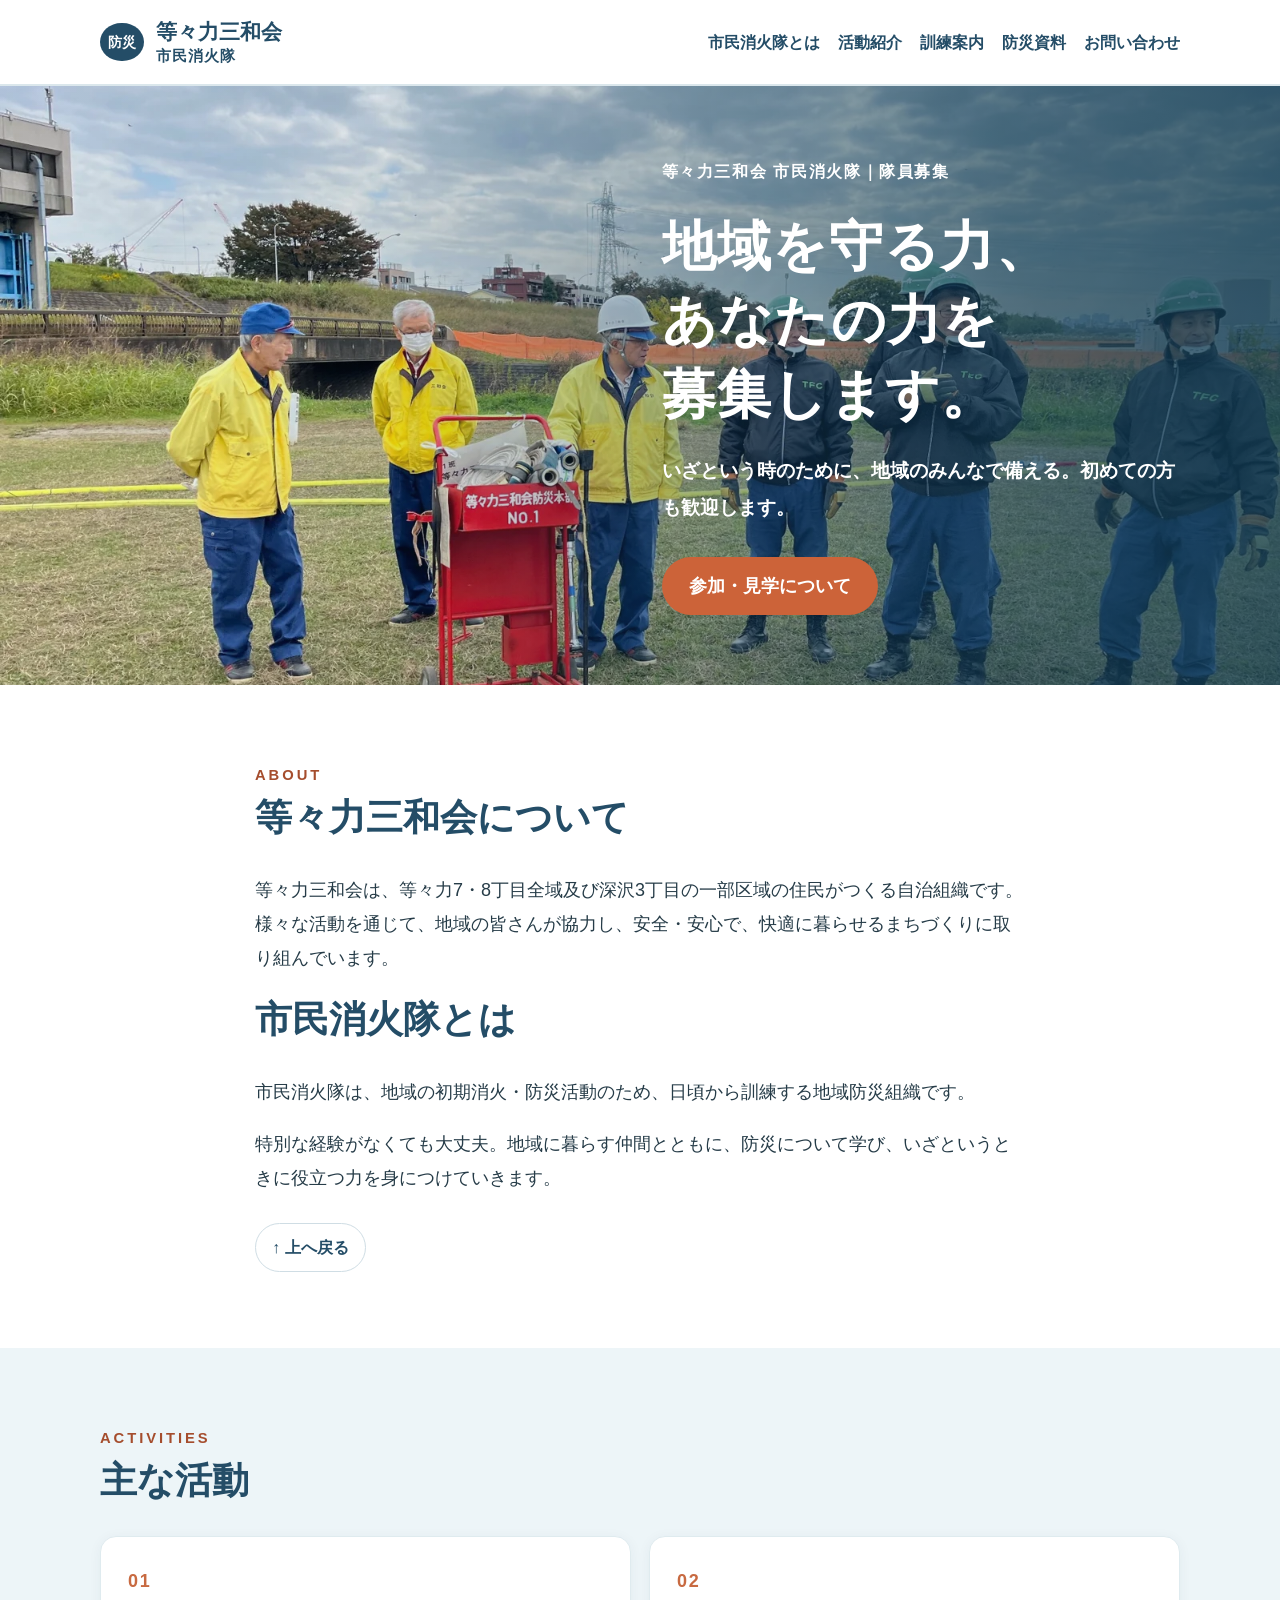
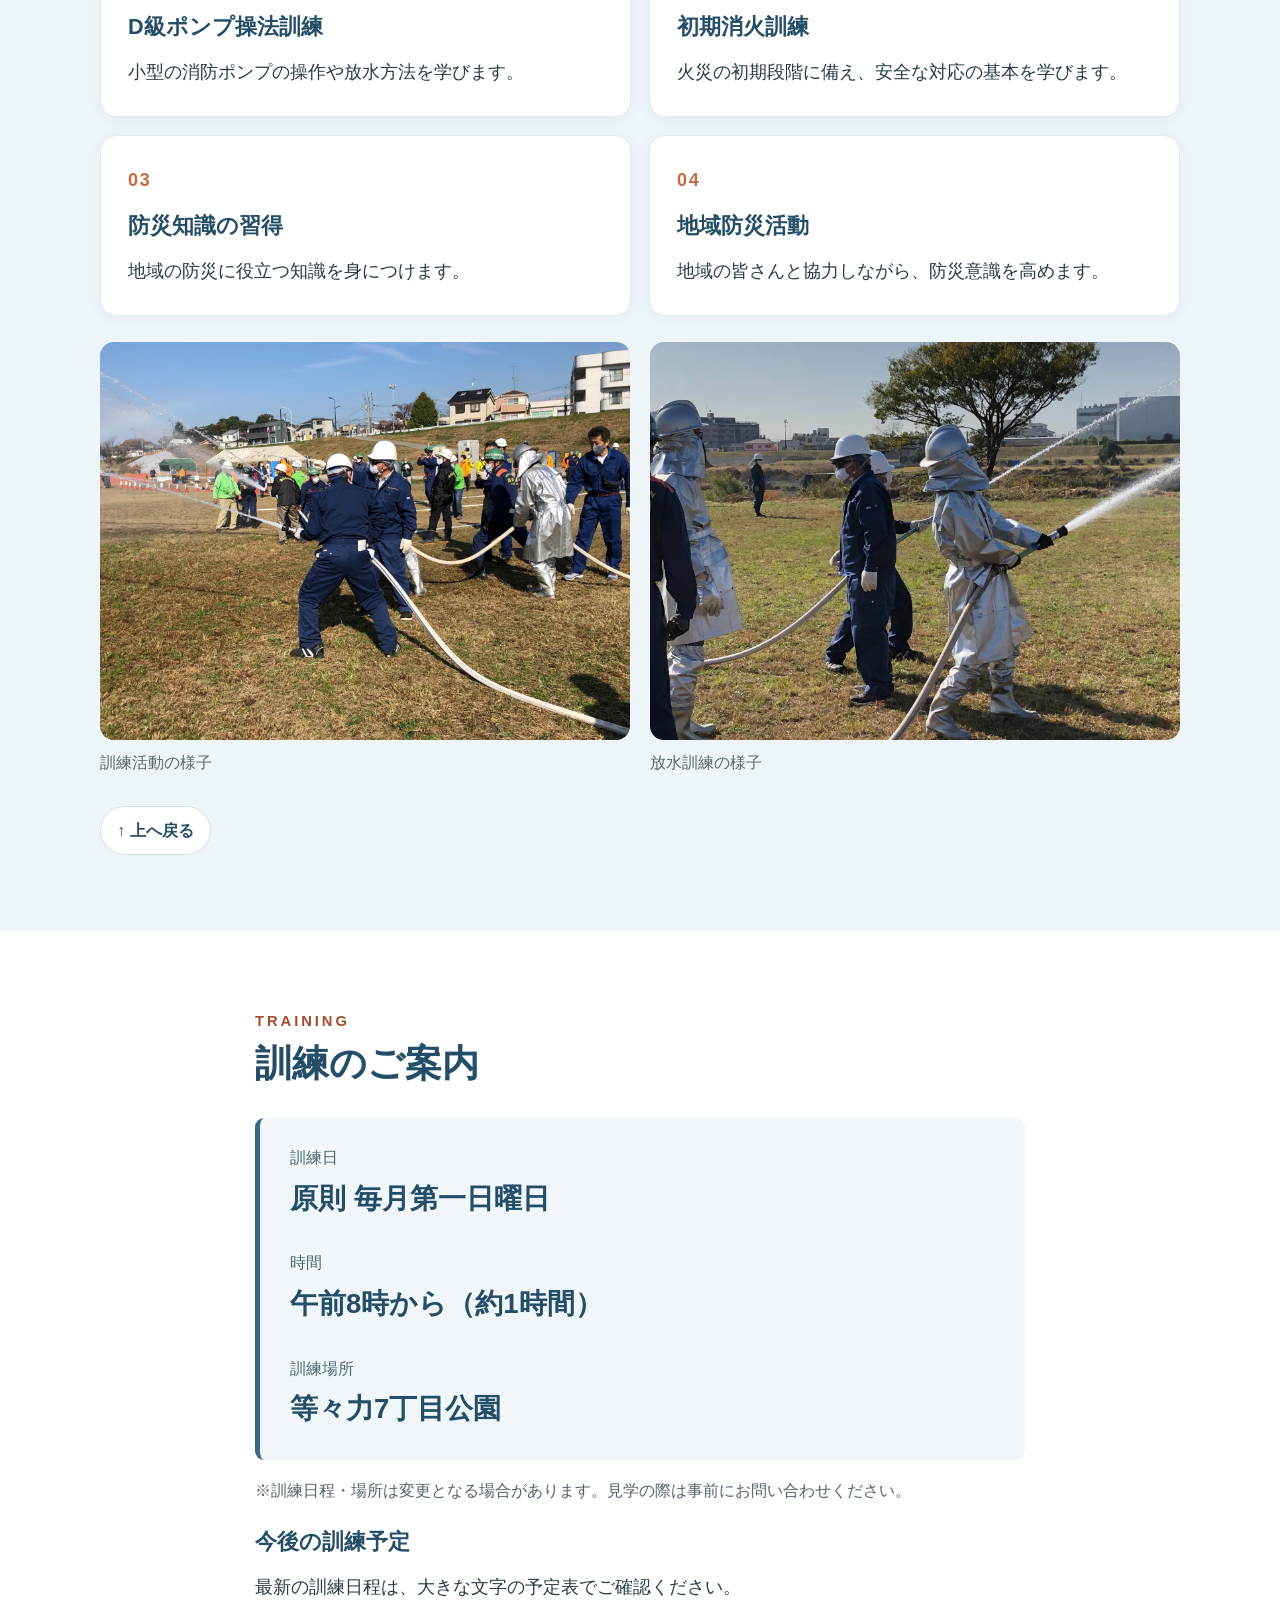
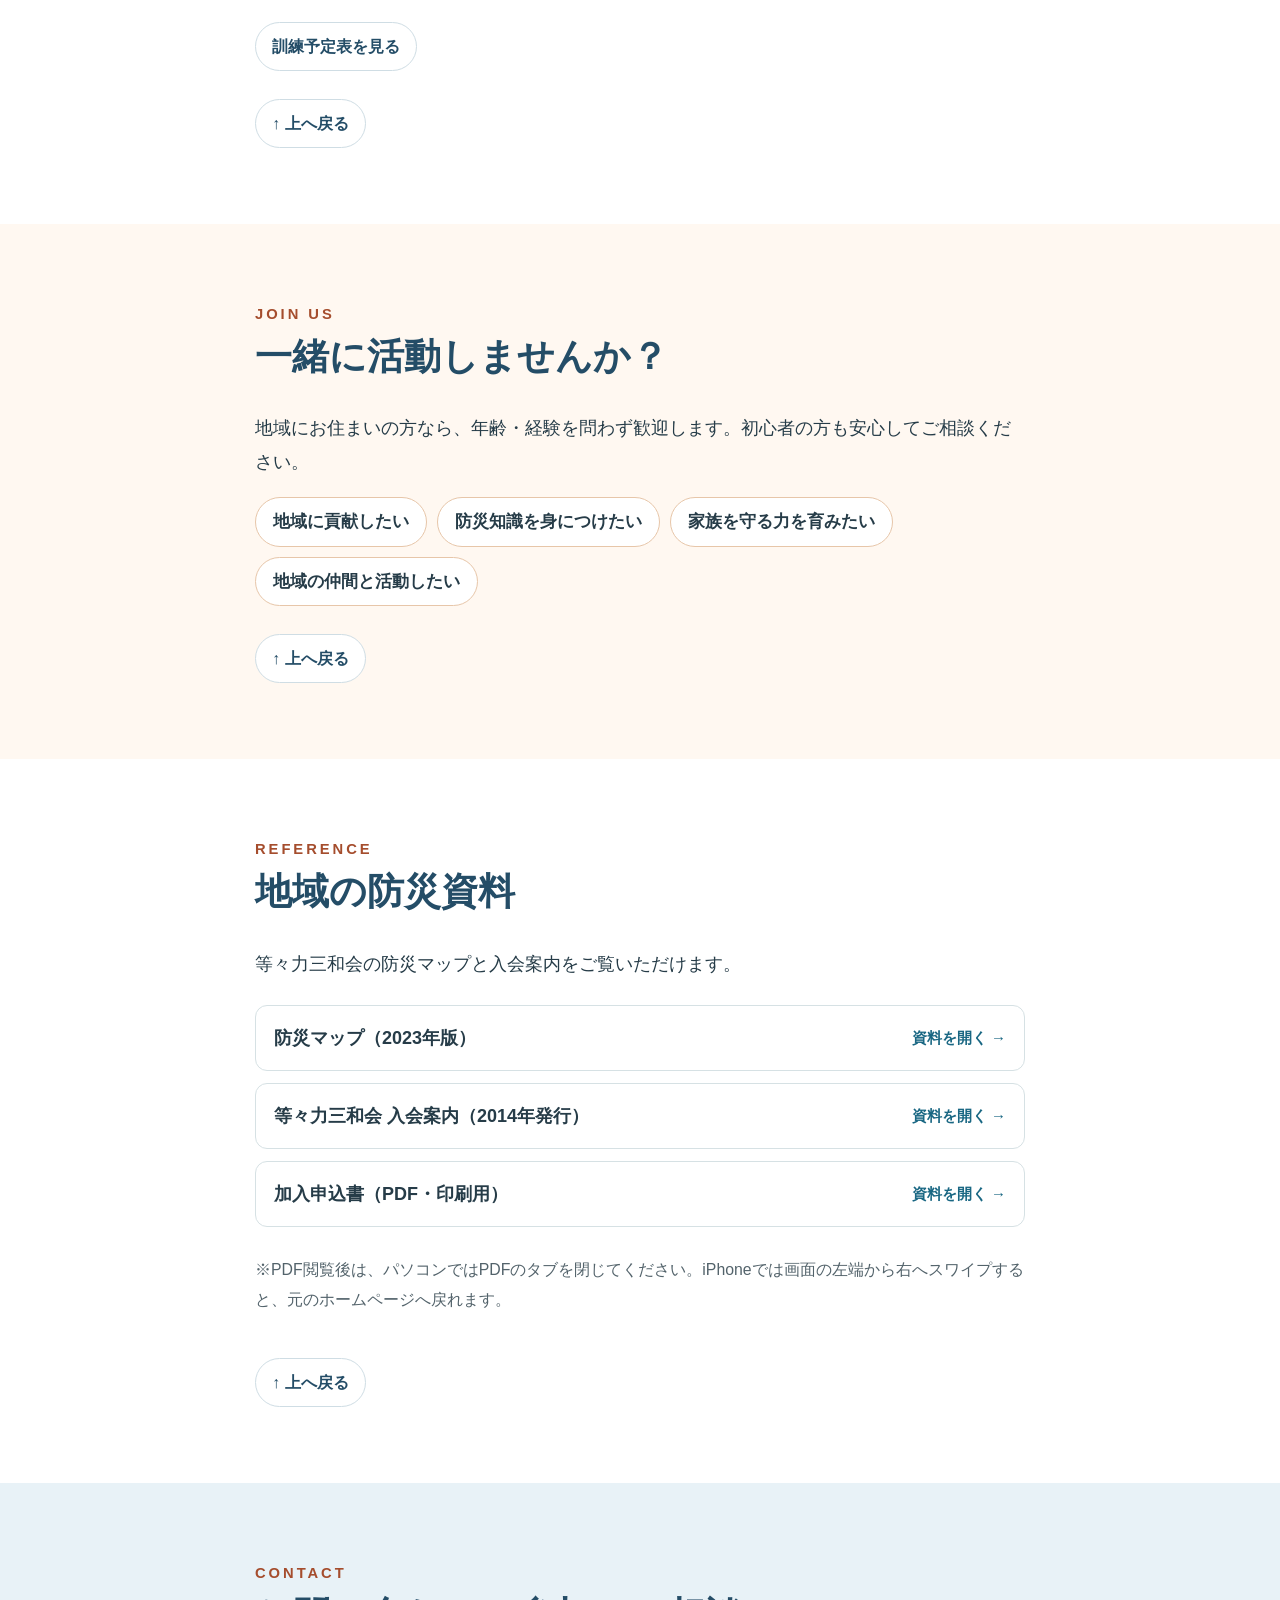
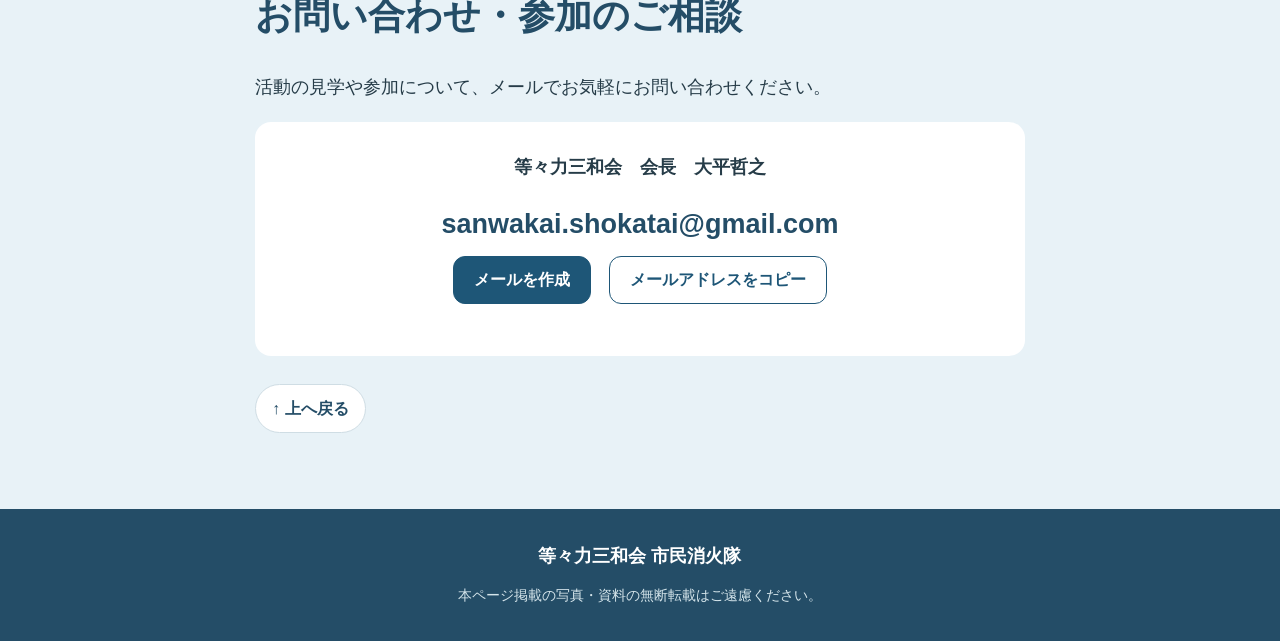
<file: index.html>
<!doctype html>
<html lang="ja">
<head>
<meta charset="utf-8">
<meta name="viewport" content="width=device-width, initial-scale=1">
<meta name="description" content="等々力三和会 市民消火隊の活動紹介と隊員募集。原則毎月第一日曜日の午前8時から訓練を行っています。">
<meta name="theme-color" content="#173f56">
<title>市民消火隊員募集｜等々力三和会</title>
<link rel="stylesheet" href="style.css">
</head>
<body>
<a class="skip" href="#main">本文へ移動</a>
<header class="header" id="page-top">
 <div class="wrap header-inner">
  <a class="brand" href="#top"><span class="brand-mark">防災</span><span>等々力三和会<small>市民消火隊</small></span></a>
  <nav aria-label="ページ内メニュー">
    <a href="#about">市民消火隊とは</a>
    <a href="#activities">活動紹介</a>
    <a href="#schedule">訓練案内</a>
    <a href="#resources">防災資料</a>
    <a href="#contact">お問い合わせ</a>
  </nav>
 </div>
</header>

<main id="main">
<section class="hero" id="top" aria-labelledby="hero-title">
 <img class="hero-img" src="images/training-team.webp" alt="訓練会場で小型ポンプを囲む参加者の様子" width="1536" height="1024">
 <div class="hero-shade"></div>
 <div class="wrap hero-content">
  <div class="hero-text">
   <p class="kicker">等々力三和会 市民消火隊｜隊員募集</p>
   <h1 id="hero-title">地域を守る力、<br>あなたの力を<br>募集します。</h1>
   <p class="hero-lead">いざという時のために、地域のみんなで備える。<br>初めての方も歓迎します。</p>
   <a href="#contact" class="button button-accent">参加・見学について</a>
  </div>
 </div>
</section>


<section class="section" id="about">
 <div class="wrap narrow">
  <p class="eyebrow">ABOUT</p>

  <h2>等々力三和会について</h2>
  <p>等々力三和会は、等々力7・8丁目全域及び深沢3丁目の一部区域の住民がつくる自治組織です。
    様々な活動を通じて、地域の皆さんが協力し、安全・安心で、快適に暮らせるまちづくりに取り組んでいます。</p>

  <h2>市民消火隊とは</h2>
  <p>市民消火隊は、地域の初期消火・防災活動のため、日頃から訓練する地域防災組織です。</p>
  <p>特別な経験がなくても大丈夫。地域に暮らす仲間とともに、防災について学び、いざというときに役立つ力を身につけていきます。</p>

  <p class="backline"><a class="back-button" href="#page-top">↑ 上へ戻る</a></p>
 </div>
</section>

<section class="section section-tint" id="activities">
 <div class="wrap">
  <p class="eyebrow">ACTIVITIES</p>
  <h2>主な活動</h2>
  <div class="cards">
    <article class="card"><span class="number">01</span><h3>D級ポンプ操法訓練</h3><p>小型の消防ポンプの操作や放水方法を学びます。</p></article>
    <article class="card"><span class="number">02</span><h3>初期消火訓練</h3><p>火災の初期段階に備え、安全な対応の基本を学びます。</p></article>
    <article class="card"><span class="number">03</span><h3>防災知識の習得</h3><p>地域の防災に役立つ知識を身につけます。</p></article>
    <article class="card"><span class="number">04</span><h3>地域防災活動</h3><p>地域の皆さんと協力しながら、防災意識を高めます。</p></article>
  </div>
  <div class="photos">
    <figure><img src="images/training-wide.webp" loading="lazy" alt="屋外での合同放水訓練の様子"><figcaption>訓練活動の様子</figcaption></figure>
    <figure><img src="images/training-water.webp" loading="lazy" alt="放水訓練を行う隊員の様子"><figcaption>放水訓練の様子</figcaption></figure>
  </div>
  <p class="backline"><a class="back-button" href="#page-top">↑ 上へ戻る</a></p>
 </div>
</section>


<section class="section" id="schedule">
 <div class="wrap narrow">
  <p class="eyebrow">TRAINING</p>
  <h2>訓練のご案内</h2>

  <div class="schedule-box">
   <div><span>訓練日</span><strong>原則 毎月第一日曜日</strong></div>
   <div><span>時間</span><strong>午前8時から（約1時間）</strong></div>
   <div><span>訓練場所</span><strong>等々力7丁目公園</strong></div>
  </div>

  <p class="note">※訓練日程・場所は変更となる場合があります。見学の際は事前にお問い合わせください。</p>

  
  <h3>今後の訓練予定</h3>
  <p>最新の訓練日程は、大きな文字の予定表でご確認ください。</p>

  <p>
    <a class="back-button"
       href="training-schedule-test.html">
      訓練予定表を見る
    </a>
  </p>

  <p class="backline"><a class="back-button" href="#page-top">↑ 上へ戻る</a></p>
 </div>
</section>

<section class="section section-soft" id="join">
 <div class="wrap narrow">
  <p class="eyebrow">JOIN US</p>
  <h2>一緒に活動しませんか？</h2>
  <p>地域にお住まいの方なら、年齢・経験を問わず歓迎します。初心者の方も安心してご相談ください。</p>
  <div class="pill-list">
    <span>地域に貢献したい</span>
    <span>防災知識を身につけたい</span>
    <span>家族を守る力を育みたい</span>
    <span>地域の仲間と活動したい</span>
  </div>
  <p class="backline"><a class="back-button" href="#page-top">↑ 上へ戻る</a></p>
 </div>
</section>

<section class="section" id="resources">
 <div class="wrap narrow">
  <p class="eyebrow">REFERENCE</p>
  <h2>地域の防災資料</h2>
  <p>等々力三和会の防災マップと入会案内をご覧いただけます。</p>
  <div class="resource-list">
    
  <a href="materials/防災マップ.pdf" target="_blank" rel="noopener">防災マップ（2023年版）<span>資料を開く →</span></a>
  <a href="materials/入会案内.pdf" target="_blank" rel="noopener">等々力三和会 入会案内（2014年発行）<span>資料を開く →</span></a>
  <a href="materials/加入申込書.pdf" target="_blank" rel="noopener">加入申込書（PDF・印刷用）<span>資料を開く →</span></a>

  <p class="note">※PDF閲覧後は、パソコンではPDFのタブを閉じてください。iPhoneでは画面の左端から右へスワイプすると、元のホームページへ戻れます。</p>

  </div>
  <p class="backline"><a class="back-button" href="#page-top">↑ 上へ戻る</a></p>
 </div>
</section>


<section class="section section-contact" id="contact">
 <div class="wrap narrow">
  <p class="eyebrow">CONTACT</p>
  <h2>お問い合わせ・参加のご相談</h2>
  <p>活動の見学や参加について、メールでお気軽にお問い合わせください。</p>

  <div class="contact-card">
   <strong>等々力三和会　会長　大平哲之</strong>
   <p class="phone-wait" id="contact-email">sanwakai.shokatai@gmail.com</p>
   <p>
    <a class="phone-link" href="mailto:sanwakai.shokatai@gmail.com">メールを作成</a>
    <button type="button" class="phone-link" id="copy-email-button">メールアドレスをコピー</button>
   </p>
   <p id="copy-email-message" role="status" aria-live="polite"></p>
  </div>
  <p class="backline"><a class="back-button" href="#page-top">↑ 上へ戻る</a></p>
 </div>
</section>
  
</main>

<footer>
  <div class="wrap">
    <p>等々力三和会 市民消火隊</p>
    <small>本ページ掲載の写真・資料の無断転載はご遠慮ください。</small>
  </div>
</footer>

<script>
document.getElementById("copy-email-button").addEventListener("click", async function () {
  const email = "sanwakai.shokatai@gmail.com";
  const message = document.getElementById("copy-email-message");

  try {
    if (navigator.clipboard && window.isSecureContext) {
      await navigator.clipboard.writeText(email);
    } else {
      const field = document.createElement("textarea");
      field.value = email;
      field.style.position = "fixed";
      field.style.opacity = "0";
      document.body.appendChild(field);
      field.select();
      const copied = document.execCommand("copy");
      field.remove();
      if (!copied) throw new Error("copy failed");
    }
    message.textContent = "メールアドレスをコピーしました。";
  } catch (error) {
    message.textContent = "コピーできませんでした。表示されたメールアドレスを選択してコピーしてください。";
  }
});
</script>
</body>
</html>
</file>
<file: style.css>
*{box-sizing:border-box}
:root{--brand-navy:#244d67;--brand-orange:#cc6339;--pale-blue:#edf5f8;--text:#263c48}
html{scroll-behavior:smooth;font-size:18px}
body{margin:0;color:var(--text);background:#fff;font-family:"Yu Gothic","Hiragino Kaku Gothic ProN","Meiryo",sans-serif;font-size:1rem;line-height:1.9}
a{color:inherit}
img{max-width:100%;display:block}
.wrap{width:min(1080px,calc(100% - 40px));margin-inline:auto}
.narrow{max-width:770px}
.skip{position:absolute;left:-9999px;background:#fff;padding:10px;z-index:10}
.skip:focus{left:10px}
.header{background:#fff;border-bottom:2px solid #dbe7ec}
.header-inner{display:flex;justify-content:space-between;align-items:center;gap:20px;min-height:84px}
.brand{text-decoration:none;display:flex;gap:12px;align-items:center;font-weight:800;color:var(--brand-navy);font-size:1.18rem;line-height:1.35}
.brand small{display:block;font-size:.83rem;letter-spacing:.07em}
.brand-mark{background:var(--brand-navy);color:#fff;font-size:.78rem;padding:10px 8px;border-radius:50%}
nav{display:flex;gap:18px;flex-wrap:wrap}
nav a{text-decoration:none;font-size:.9rem;font-weight:700;color:var(--brand-navy)}
nav a:hover,nav a:focus{text-decoration:underline}

.hero{position:relative;min-height:570px;display:flex;align-items:center;color:#fff;background:var(--brand-navy);overflow:hidden}
.hero-img,.hero-shade{position:absolute;inset:0;width:100%;height:100%}
.hero-img{object-fit:cover;object-position:center 39%}
.hero-shade{
  background:linear-gradient(90deg,
    rgba(18,60,82,.03) 0%,
    rgba(18,60,82,.10) 30%,
    rgba(18,60,82,.42) 57%,
    rgba(18,60,82,.68) 78%,
    rgba(18,60,82,.80) 100%)
}
.hero-content{position:relative;padding-block:70px}
.kicker{font-weight:800;letter-spacing:.1em;font-size:.9rem}
.hero h1{font-size:clamp(2.25rem,5vw,3.6rem);line-height:1.38;letter-spacing:.025em;margin:22px 0}
.hero-lead{font-weight:600;font-size:1.06rem}
.button{display:inline-block;background:var(--brand-orange);color:#fff;text-decoration:none;padding:12px 27px;border-radius:40px;font-weight:800;margin-top:12px}
.button:hover,.button:focus{background:#a94b28}

.section{padding:76px 0}
.section-tint{background:var(--pale-blue)}
.section-soft{background:#fff8f1}
.section-contact{background:#e8f2f7}
.eyebrow{color:#a54d2d;font-weight:900;font-size:.82rem;letter-spacing:.2em;margin:0 0 2px}
h2{font-size:clamp(1.65rem,3vw,2.05rem);color:var(--brand-navy);margin:0 0 28px;line-height:1.45}
h3{font-size:1.2rem;color:var(--brand-navy);margin:8px 0}
p{margin-top:0}

.cards{display:grid;grid-template-columns:repeat(2,minmax(0,1fr));gap:18px}
.card{padding:27px;border-radius:16px;background:#fff;border:1px solid #dfebef;box-shadow:0 2px 13px rgba(19,51,69,.05)}
.card p{font-size:1rem;margin-bottom:0}
.number{color:#c86a41;font-weight:900;letter-spacing:.1em}

.photos{display:grid;grid-template-columns:repeat(2,minmax(0,1fr));gap:20px;margin-top:26px}
figure{margin:0}
figure img{width:100%;aspect-ratio:4/3;object-fit:cover;border-radius:14px}
figcaption{font-size:.88rem;color:#586971;margin-top:8px}

.schedule-box{background:#f0f6f9;border-left:5px solid #376b82;padding:24px 30px;border-radius:9px;display:grid;gap:22px}
.schedule-box span{font-size:.9rem;display:block;color:#4d6875}
.schedule-box strong{display:block;color:var(--brand-navy);font-size:clamp(1.24rem,2.9vw,1.53rem)}
.note{font-size:.88rem;line-height:1.85;color:#53636b;margin-top:16px}

.pill-list{display:flex;flex-wrap:wrap;gap:10px}
.pill-list span{border:1px solid #e7c6a9;background:#fff;border-radius:25px;padding:8px 17px;font-weight:700;font-size:.92rem}

.resource-list{display:grid;gap:12px;margin-top:24px}
.resource-list a{border:1px solid #d6e1e4;border-radius:12px;padding:15px 18px;text-decoration:none;font-weight:700;display:flex;justify-content:space-between;gap:12px;align-items:center;font-size:1rem}
.resource-list a span{white-space:nowrap;color:#196783;font-size:.83rem}
.resource-list a:hover,.resource-list a:focus{background:#edf5f6}

.contact-card{background:#fff;text-align:center;padding:28px 14px;border-radius:16px}
.phone-wait{font-weight:900;color:var(--brand-navy);font-size:1.5rem;margin:14px 0 0}
.phone-link{text-decoration:none;color:var(--brand-navy)}
.phone-link:hover,.phone-link:focus{text-decoration:underline}

.backline{margin:28px 0 0}
.back-button{
  display:inline-block;text-decoration:none;font-weight:700;
  color:var(--brand-navy);background:#fff;border:1px solid #cfdde4;
  border-radius:999px;padding:8px 16px;font-size:.9rem
}
.back-button:hover,.back-button:focus{background:#f3f8fa}

footer{background:var(--brand-navy);color:#fff;padding:30px 0;text-align:center}
footer p{font-weight:800;margin-bottom:4px}
footer small{font-size:.75rem;color:#d4e4ea}

@media(min-width:801px){
  .hero-content{
    display:flex;flex-direction:column;align-items:flex-start;
    width:min(1080px,calc(100% - 40px));
    padding-left:clamp(330px,43%,500px)
  }
}

@media(max-width:800px){
  .header-inner{display:block;padding:12px 0}
  nav{padding-top:12px;gap:9px 17px}
  .hero{min-height:550px}
  .hero-content{padding-left:40%}
  .hero-shade{
    background:linear-gradient(90deg,
      rgba(18,60,82,.08) 0%,
      rgba(18,60,82,.28) 42%,
      rgba(18,60,82,.76) 68%,
      rgba(18,60,82,.88) 100%)
  }
}

@media(max-width:560px){
  .wrap{width:min(100% - 32px,1080px)}
  .hero{min-height:570px;align-items:end}
  .hero-img{object-position:center}
  .hero-shade{background:linear-gradient(0deg,rgba(18,60,82,.92),rgba(18,60,82,.12) 92%)}
  .hero-content{padding-left:0;padding-block:35px 48px}
  .hero h1{font-size:2rem}
  .hero-lead{font-size:.96rem}
  .section{padding-top:52px;padding-bottom:52px}
  .cards,.photos{grid-template-columns:1fr}
  .resource-list a{flex-direction:column;align-items:start}
  .schedule-box{padding:18px}
  nav a{font-size:.83rem}
  h2{font-size:1.6rem}
  .card{padding:22px}
}

@media(prefers-reduced-motion:reduce){html{scroll-behavior:auto}}

/* トップの見出しと説明文をひとまとまりで右側に配置 */
.hero-text{width:100%}
@media(min-width:801px){
 .hero-content{display:block;width:min(1080px,calc(100% - 40px));padding-left:0}
 .hero-text{width:48%;margin-left:auto}
 .hero h1{font-size:clamp(2.15rem,4.2vw,3.15rem)}
 .hero-lead br{display:none}
}
@media(min-width:561px) and (max-width:800px){
 .hero-content{padding-left:0}
 .hero-text{width:54%;margin-left:auto}
 .hero h1{font-size:clamp(1.75rem,4vw,2.6rem)}
 .hero-lead br{display:none}
}
@media(max-width:560px){.hero-text{width:100%;margin-left:0}}
/* PDF閲覧ページ専用 */
.pdf-nav{background:#e8f2f7;border-bottom:1px solid #c9dce5;padding:14px 0}
.pdf-nav .wrap{display:flex;align-items:center;gap:12px;flex-wrap:wrap}
.pdf-nav a{display:inline-block;background:#fff;color:#244d67;border:1px solid #c5d7e0;border-radius:999px;padding:7px 16px;text-decoration:none;font-weight:700}
.pdf-nav a:hover,.pdf-nav a:focus{background:#dcecf3}
.pdf-page{padding:28px 0 42px}
.pdf-page h1{font-size:1.5rem;color:#244d67;line-height:1.45;margin:0 0 14px}
.pdf-frame{display:block;width:100%;height:75vh;min-height:470px;background:#f0f3f5;border:1px solid #becfd5;border-radius:8px}
.pdf-fallback{font-size:.85rem;margin-top:14px}
@media(max-width:560px){.pdf-frame{height:68vh;min-height:380px}}

/* お問い合わせ欄のボタン統一 */
.section-contact .contact-card .phone-link {
  display: inline-flex;
  align-items: center;
  justify-content: center;
  box-sizing: border-box;
  min-height: 48px;
  padding: 10px 20px;
  margin: 6px;
  border: 1px solid #1e5677;
  border-radius: 12px;
  background: #1e5677;
  color: #ffffff;
  font: inherit;
  font-size: 16px;
  font-weight: 600;
  line-height: 1.5;
  text-align: center;
  text-decoration: none;
  cursor: pointer;
}

.section-contact .contact-card button.phone-link {
  background: #ffffff;
  color: #1e5677;
}

.section-contact .contact-card .phone-link:hover,
.section-contact .contact-card .phone-link:focus-visible {
  background: #e8f3f9;
  color: #1e5677;
}

@media (max-width: 600px) {
  .section-contact .contact-card .phone-link {
    width: calc(100% - 12px);
    max-width: 320px;
  }
}

/* スマートフォンのメールアドレス表示調整 */
@media (max-width: 600px) {
  #contact-email {
    font-size: 22px;
    overflow-wrap: anywhere;
    word-break: break-word;
    text-align: center;
  }
}

/* スマートフォン用：訓練予定表の表示改善 */
@media (max-width: 600px) {

  /* 小さな埋め込みカレンダーを非表示 */
  #schedule iframe[src*="calendar.google.com"] {
    display: none;
  }

  /* 予定表を開くリンクを大きなボタンにする */
  #schedule a[href*="calendar.google.com"] {
    display: block;
    box-sizing: border-box;
    width: 100%;
    max-width: 340px;
    margin: 16px auto;
    padding: 16px 12px;
    background: #1e5677;
    color: #ffffff;
    border-radius: 12px;
    text-align: center;
    text-decoration: none;
    font-size: 18px;
    font-weight: 700;
    line-height: 1.5;
  }
}
</file>
